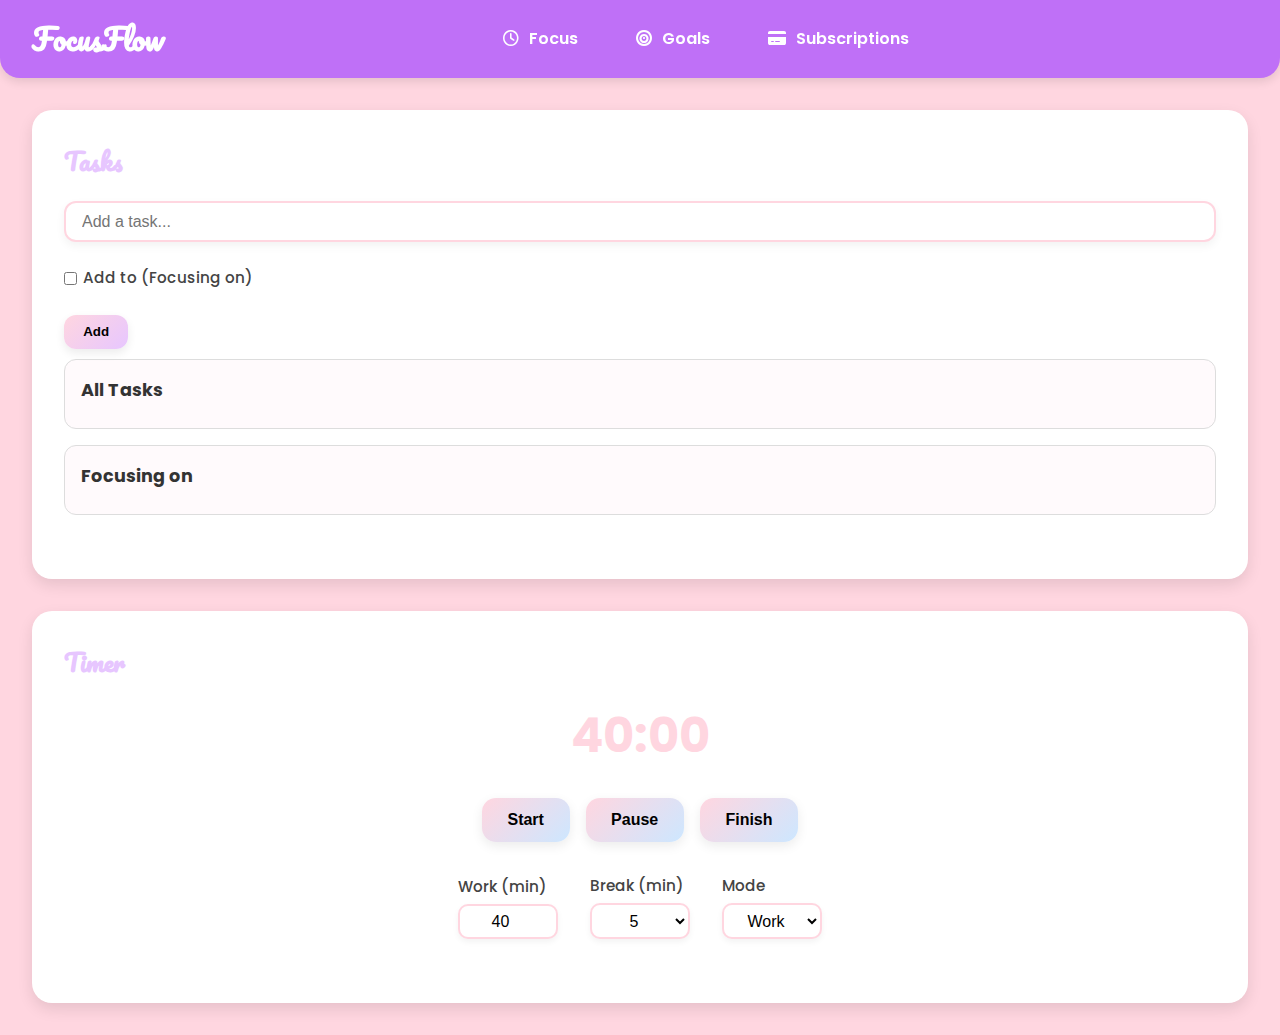
<file: index.html>
<!DOCTYPE html>
<html lang="en">
<head>
  <meta charset="UTF-8">
  <meta name="viewport" content="width=device-width, initial-scale=1.0">
  <title>FocusFlow</title>
  <link rel="icon" type="image/png" sizes="32x32" href="R.png">
  <link rel="stylesheet" href="./style.css" />
  <link rel="stylesheet" href="https://cdnjs.cloudflare.com/ajax/libs/font-awesome/6.5.0/css/all.min.css"/>
  
</head>
<body>
<audio id="beep" src="sounds/ding.mp3" preload="auto"></audio>

  <header class="container">
    <h1>FocusFlow</h1>
    <nav>
  <a href="index.html"><i class="fa-regular fa-clock"></i> Focus </a>
  <a href="goals.html"><i class="fa-solid fa-bullseye"></i> Goals</a>
  <a href="tracker.html"><i class="fa fa-credit-card"></i> Subscriptions</a>
</nav>

  </header>

  <main class="container grid">
    <!-- Tasks -->
    <section id="tasks">
      <h2>Tasks</h2>

      <form id="task-form" autocomplete="off">
        <input id="task-input" type="text" placeholder="Add a task..." />
        <label class="today-inline">
          <input id="task-today" type="checkbox" />
          Add to (Focusing on)
        </label>
        <button type="submit">Add</button>
      </form>

      <div class="lists">
        <div class="list-block">
          <h3>All Tasks</h3>
          <ul id="all-list"></ul>
        </div>

        <div class="list-block">
          <h3>Focusing on</h3>
          <ul id="today-list"></ul>
        </div>
      </div>
    </section>
    

    <!-- Timer -->
    <section id="timer">
      <h2>Timer</h2>

      <div id="clock">40:00</div>

      <div class="controls">
        <button id="start">Start</button>
        <button id="pause">Pause</button>
        <button id="finish">Finish</button>
      </div>

      <div class="settings">
        <label>Work (min)
          <input id="work-min" type="number" min="1" value="40" />
        </label>
        <label>Break (min)
          <select id="break-min">
            <option value="5">5</option>
            <option value="15">15</option>
          </select>
        </label>
        <label>Mode
          <select id="mode">
            <option value="work">Work</option>
            <option value="break">Break</option>
          </select>
        </label>
      </div>

      <audio id="beep" src="" preload="auto"></audio>
    </section>
  </main>


  

  <script src="./app.js"></script>
</body>
</html>
</file>
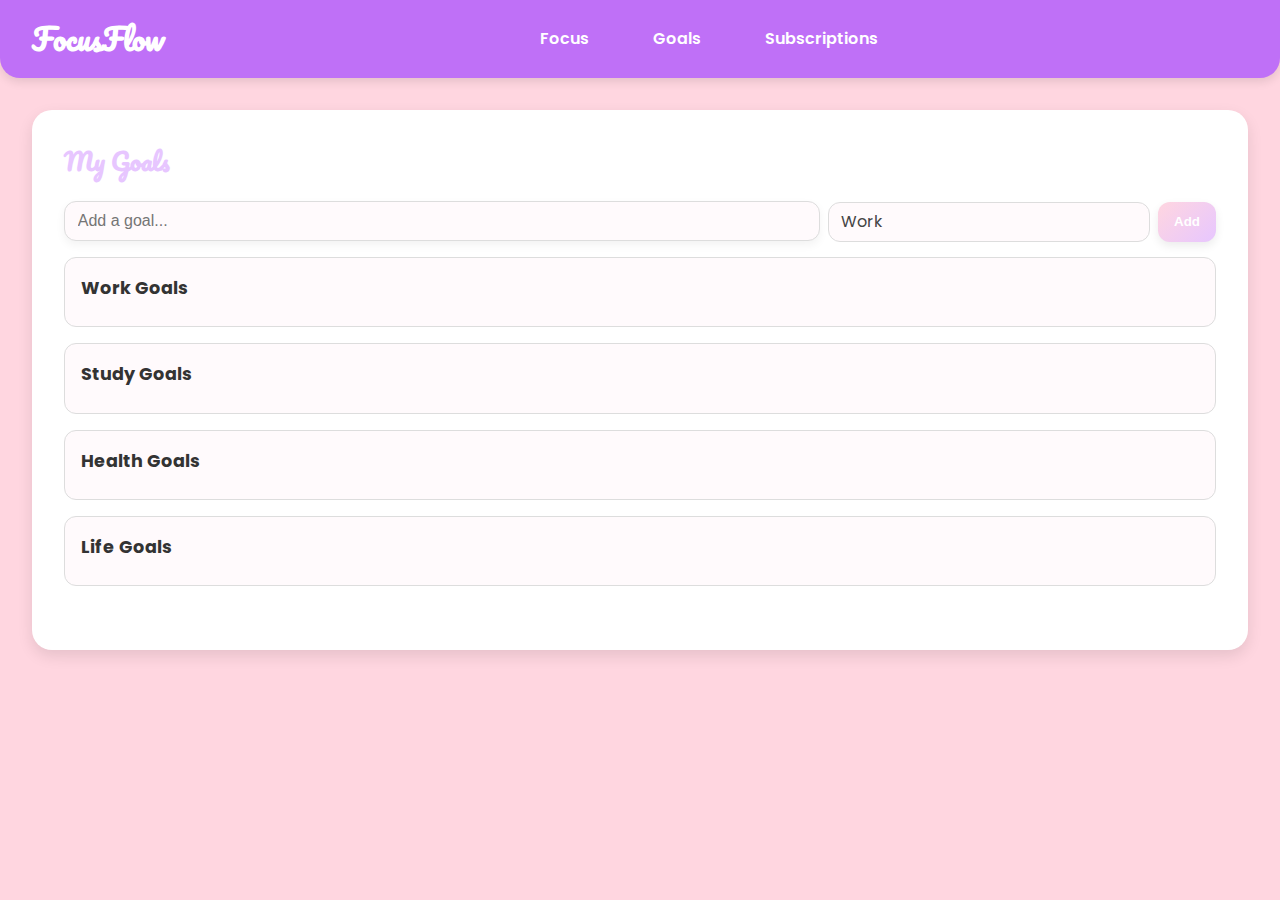
<file: goals.html>
<!DOCTYPE html>
<html lang="en">
<head>
  <meta charset="UTF-8" />
  <title>FocusFlow - Goals</title>
  <link rel="stylesheet" href="./style.css" />
</head>
<body>
  <header class="container">
    <h1>FocusFlow</h1>
     <nav>
  <a href="index.html"><i class="fa-regular fa-clock"></i> Focus </a>
  <a href="goals.html"><i class="fa-solid fa-bullseye"></i> Goals</a>
  <a href="tracker.html"><i class="fa fa-credit-card"></i> Subscriptions</a>
</nav>
  </header>

  <main class="container">
    <section id="goals">
      <h2>My Goals</h2>


<form id="goal-form" autocomplete="off" style="display:flex; gap:0.5rem; align-items:center;">
    <input id="goal-input" type="text" placeholder="Add a goal..." />
        <div class="custom-select">
            <div class="selected">Work</div>
            <div class="options">
            <div data-value="work">Work</div>
            <div data-value="study">Study</div>
            <div data-value="health">Health</div>
            <div data-value="life">Life</div>
            </div>
        </div>
    <button type="submit" id="goalbtn">Add</button>
</form>


        <select id="goal-category" hidden>
          <option value="work">Work</option>
          <option value="study">Study</option>
          <option value="health">Health</option>
          <option value="life">Life</option>
        </select>
        
      

      <div class="goal-lists">
        <div class="list-block">
          <h3>Work Goals</h3>
          <ul id="work-list"></ul>
        </div>

        <div class="list-block">
          <h3>Study Goals</h3>
          <ul id="study-list"></ul>
        </div>

        <div class="list-block">
          <h3>Health Goals</h3>
          <ul id="health-list"></ul>
        </div>

        <div class="list-block">
          <h3>Life Goals</h3>
          <ul id="life-list"></ul>
        </div>
      </div>
    </section>
  </main>

  <script src="./goals.js"></script>
</body>
</html>
</file>
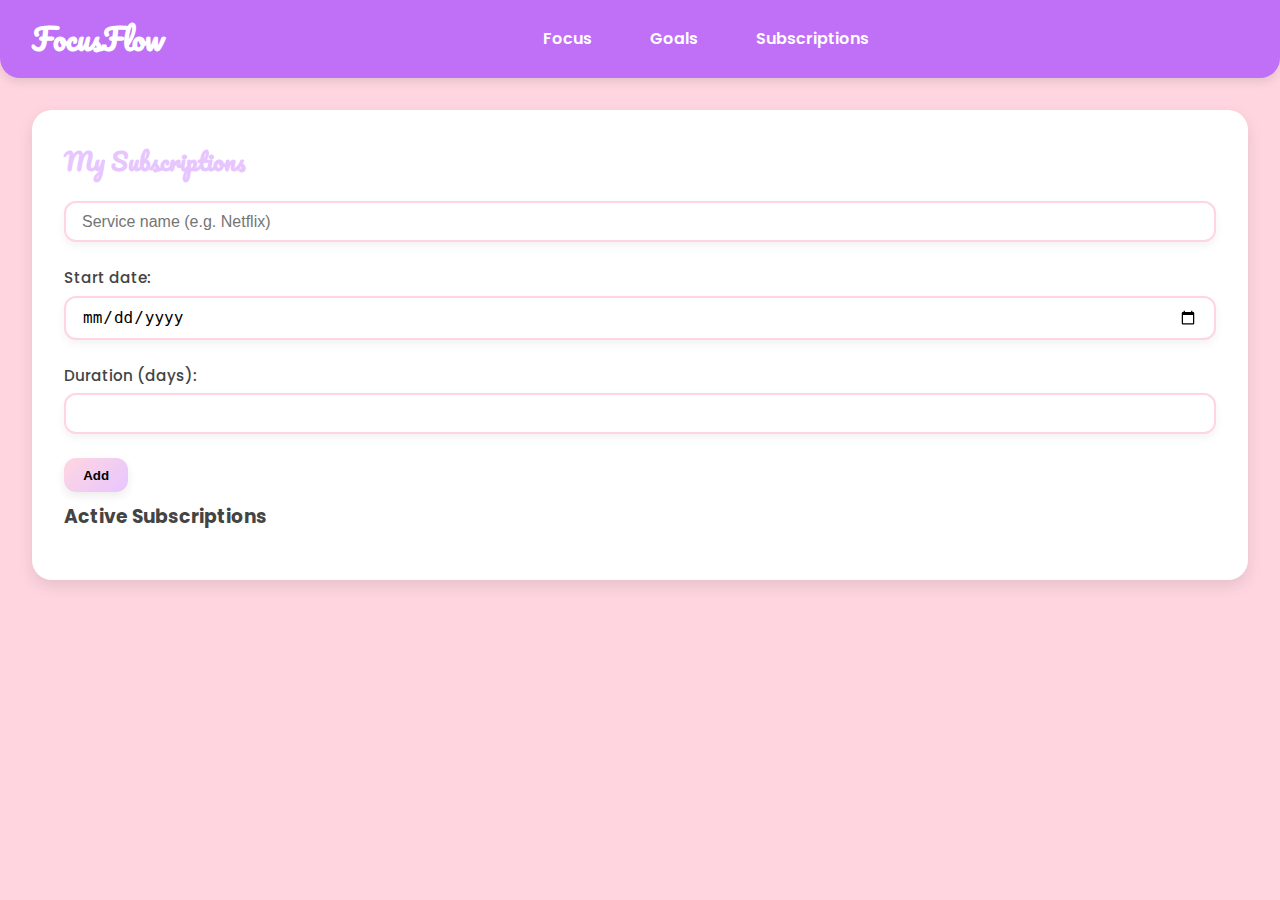
<file: tracker.html>
<!DOCTYPE html>
<html lang="en">
<head>
  <meta charset="UTF-8" />
  <title>FocusFlow - Subscriptions</title>
  <link rel="stylesheet" href="./style.css" />
</head>
<body>
  <header class="container">
    <h1>FocusFlow</h1>
    <nav>
      <a href="index.html">Focus</a>
      <a href="goals.html">Goals</a>
      <a href="tracker.html">Subscriptions</a>
    </nav>
  </header>

  <main class="container">
    <section id="subscriptions">
      <h2>My Subscriptions</h2>

      <form id="sub-form" autocomplete="off">
        <input id="sub-name" type="text" placeholder="Service name (e.g. Netflix)" />
        <label>Start date:
          <input id="sub-start" type="date" required />
        </label>
        <label>Duration (days):
          <input id="sub-days" type="number" min="1" required />
        </label>
        <button type="submit">Add</button>
      </form>

      <div class="sub-list">
        <h3>Active Subscriptions</h3>
        <ul id="sub-list"></ul>
      </div>
    </section>
  </main>

  <script src="./tracker.js"></script>
</body>
</html>
</file>
<file: style.css>
/* Fonts */
@import url('https://fonts.googleapis.com/css2?family=Pacifico&family=Poppins:wght@300;400;600&display=swap');

:root {
  --pink: #FFD6E0;
  --purple: #E7C6FF;
  --blue: #CDE7FF;
  --mint: #D6F5E7;
  --text: #444;
  --white: #fff;
}

/* Reset */
* {
  margin: 0;
  padding: 0;
  box-sizing: border-box;
}

body {
  font-family: 'Poppins', sans-serif;
  background: var(--pink) url("https://www.transparenttextures.com/patterns/tiny-hearts.png") repeat;
  background-size: 150px 150px;
  color: var(--text);
  line-height: 1.6;
}

/* Header + Nav */
header {
  display: flex;
  justify-content: space-between;
  align-items: center;
  /*background: var(--purple);*/
  background: #bf70f7;
  padding: 1rem 2rem;
  border-radius: 0 0 20px 20px;
  box-shadow: 0 4px 10px rgba(0,0,0,0.1);
  position: sticky;
  top: 0;
  z-index: 100;
}

header h1 {
  font-family: 'Pacifico', cursive;
  font-size: 1.8rem;
  color: #fff;
}

/* Center nav links and hover background */
nav {
  display: flex;
  justify-content: center;
  gap: 2rem;
  flex: 1; /* take remaining space for perfect centering */
}

nav a {
  text-decoration: none;
  color: #ffffff;
  font-weight: 600;
  padding: 0.4rem 0.8rem;
  border-radius: 12px;
  
  transition: background 0.3s, transform 0.2s;
}

nav a:hover {
  background: rgba(9, 9, 9, 0.2); /* hover background only */
  transform: scale(1.05);
   border-radius: 20px;
   animation: bounce 0.7s ease;
}

nav a i {
  margin-right: 0.4rem;
  color: #ffffff;
  transition: transform 0.2s;
}

nav a:hover i {
  transform: scale(1.2);
  
  animation: bounce 0.7s ease;

}
@keyframes bounce {
  0%, 100% { transform: translateY(0); }
  50% { transform: translateY(-3px); }
}

/* Sections */
main {
  display: grid;
  gap: 2rem;
  padding: 2rem;
}

section {
  background: var(--white);
  border-radius: 20px;
  padding: 2rem 2rem 3rem 2rem; /* extra bottom padding for buttons */
  box-shadow: 0 6px 15px rgba(0,0,0,0.1);
  animation: fadeUp 0.6s ease both;
}

section h2 {
  font-family: 'Pacifico', cursive;
  color: var(--purple);
  margin-bottom: 1rem;
  font-size: 1.5rem;
}

/* Lists */
ul {
  list-style: none;
  padding: 0;
}

li {
  background: var(--blue);
  margin: 0.5rem 0;
  padding: 0.6rem 1rem;
  border-radius: 12px;
  display: flex;
  justify-content: space-between;
  align-items: center;
}

li.done {
  text-decoration: line-through;
  opacity: 0.6;
}

/* Buttons */
button {
  background: var(--mint);
  border: none;
  padding: 0.5rem 1rem;
  border-radius: 12px;
  cursor: pointer;
  font-weight: 600;
  transition: transform 0.2s, background 0.3s;
}

button:hover {
  background: var(--blue);
  transform: translateY(-2px) scale(1.05);
}

/* Timer clock */
#clock {
  font-size: 3rem;
  font-weight: bold;
  color: var(--pink);
  text-align: center;
  margin: 1rem 0;
  animation: pulse 1.5s infinite;
}

/* Animations */
@keyframes fadeUp {
  from { opacity: 0; transform: translateY(30px); }
  to { opacity: 1; transform: translateY(0); }
}

@keyframes pulse {
  0%, 100% { transform: scale(1); }
  50% { transform: scale(1.05); }
}

/* --------------------
   Forms & Inputs
-------------------- */
input[type="text"],
input[type="number"],
input[type="date"],
select {
  width: 100%;
  padding: 0.6rem 1rem;
  margin-top: 0.3rem;
  margin-bottom: 1rem;
  border: 2px solid #ffd6e0; /* pastel border */
  border-radius: 12px;
  font-size: 1rem;
  outline: none;
  box-shadow: 0 4px 10px rgba(0,0,0,0.05);
  transition: all 0.2s ease;
  background: #fff;
}

input[type="text"]:focus,
input[type="number"]:focus,
input[type="date"]:focus,
select:focus {
  border-color: #c3aed6;
  box-shadow: 0 4px 12px rgba(195, 174, 214, 0.4);
}

/* Form labels */
label {
  display: block;
  font-weight: 500;
  margin-top: 0.5rem;
  color: var(--text);
  font-size: 0.95rem;
}

/* Inline label for Today checkbox */
.today-inline {
  display: flex;
  align-items: center;
  gap: 0.4rem;
  margin-bottom: 1rem;
}

/* Form buttons */
form button {
  background: linear-gradient(135deg, #ffd6e0, #e7c6ff);
  border: none;
  padding: 0.6rem 1.2rem;
  border-radius: 12px;
  font-weight: 600;
  cursor: pointer;
  margin-top: 0.5rem;
  margin-bottom: 10px;
  transition: all 0.2s ease;
  box-shadow: 0 4px 10px rgba(0,0,0,0.08);
  user-select: none;
}

form button:hover {
  transform: translateY(-2px) scale(1.05);
  box-shadow: 0 6px 14px rgba(0,0,0,0.12);
}

/* --------------------
   Timer Settings Inline + Center
-------------------- */
.settings {
  display: flex;
  justify-content: center; /* center the row */
  align-items: flex-end; /* align inputs nicely */
  gap: 2rem; /* space between Work / Break / Mode */
  flex-wrap: wrap; /* wrap on smaller screens */
  margin-top: 1rem;
}

.settings label {
  display: flex;
  flex-direction: column; /* label above input */
  margin-top: 0;
}

/* Timer settings inputs */
.settings input,
.settings select {
  width: 100px;
  padding: 0.4rem 0.6rem;
  border-radius: 10px;
  border: 2px solid #ffd6e0;
  box-shadow: 0 3px 6px rgba(0,0,0,0.05);
  text-align: center;
  font-size: 1rem;
  background: #fff;
}

.settings input:focus,
.settings select:focus {
  border-color: #c3aed6;
  box-shadow: 0 4px 10px rgba(195, 174, 214, 0.4);
}

/* --------------------
   Timer Buttons
-------------------- */
.controls {
  display: flex;
  justify-content: center;
  gap: 1rem;
  margin: 1.5rem 0 2rem 0; /* add spacing below buttons */
}

.controls button {
  background: linear-gradient(135deg, #ffd6e0, #cde7ff);
  border: none;
  padding: 0.8rem 1.6rem;
  font-size: 1rem;
  border-radius: 14px;
  font-weight: 600;
  cursor: pointer;
  box-shadow: 0 4px 12px rgba(0,0,0,0.08);
  transition: all 0.2s ease;
}

.controls button:hover {
  transform: translateY(-2px) scale(1.05);
  box-shadow: 0 6px 14px rgba(0,0,0,0.12);
}

/* --------------------
   Form & Timer Cards Padding
-------------------- */
section form,
section .settings {
  margin-top: 1rem;
}


/* Cute checkbox wrapper */
.cute-checkbox {
  display: flex;
  align-items: center;
  gap: 0.8rem;
  cursor: pointer;
  font-weight: 500;
  font-size: 1rem;
  margin-bottom: 0.6rem;
  padding: 0.3rem 0.5rem;
  border-radius: 10px;
  transition: all 0.2s ease;
}

.cute-checkbox:hover {
  background: rgba(255, 214, 224, 0.3);
}

/* Bigger, rounded checkbox */
.cute-checkbox-input {
  width: 28px;
  height: 28px;
  cursor: pointer;
  accent-color: var(--pink); /* cute pastel checkmark */
  border-radius: 50%; /* fully rounded */
  border: none; /* remove default black border */
  background-color: #fff; /* optional: white background inside */
  box-shadow: 0 2px 6px rgba(0,0,0,0.05); /* soft shadow for 3D effect */
  transition: all 0.2s ease;
}

.cute-checkbox-input:checked {
  background-color: var(--pink); /* pastel fill when checked */
}
.cute-checkbox {
  display: flex;
  align-items: center;
  gap: 0.8rem;
  cursor: pointer;
  font-weight: 500;
  font-size: 1rem;
}

.cute-checkbox input[type="checkbox"] {
  display: none;
}

.cute-checkbox .checkmark {
  width: 28px;
  height: 28px;
  border-radius: 50%;
  background: #fff;
  border: 2px solid var(--pink);
  display: inline-block;
  position: relative;
  transition: all 0.2s ease;
  box-shadow: 0 2px 6px rgba(0,0,0,0.05);
}

.cute-checkbox input[type="checkbox"]:checked + .checkmark {
  background: var(--pink);
  border-color: var(--pink);
}

.cute-checkbox .checkmark::after {
  content: '';
  position: absolute;
  left: 8px;
  top: 4px;
  width: 6px;
  height: 12px;
  border: solid white;
  border-width: 0 2px 2px 0;
  transform: rotate(45deg);
  opacity: 0;
}

.cute-checkbox input[type="checkbox"]:checked + .checkmark::after {
  opacity: 1;
}

/* collapsed goals*/

.list-block {
  border: 1px solid #ddd;
  border-radius: 12px;
  padding: 0.5rem 1rem;
  margin-bottom: 1rem;
  background: #fffafc;
  transition: all 0.3s ease;
}

.list-block h3 {
  margin: 0;
  padding: 0.5rem 0;
  font-size: 1.1rem;
  color: #333;
  user-select: none;
}

.list-block ul {
  margin-top: 0.5rem;
  padding-left: 1rem;
  list-style: none;
}



/* Form styling */
#goal-form {
  display: flex;
  gap: 0.5rem;
  flex-wrap: wrap;
  align-items: center;
}

/* Input field */
#goal-input {
  flex: 1;
  padding: 0.5rem 0.8rem;
  border-radius: 12px;
  border: 1px solid #ddd;
  outline: none;
  font-size: 1rem;
  background-color: #fffafc;
  transition: border 0.2s ease;
}

#goal-input:focus {
  border-color: #ffb6c1;
  box-shadow: 0 0 5px rgba(255,182,193,0.4);
}

/* Cute dropdown */
#goal-category {
  padding: 0.5rem 0.8rem;
  border-radius: 12px;
  border: 1px solid #ddd;
  outline: none;
  background-color: #fffafc;
  font-size: 1rem;
  appearance: none; /* remove default arrow */
 
  background-repeat: no-repeat;
  background-position: right 0.8rem center;
  background-size: 10px 6px;
  cursor: pointer;
  transition: border 0.2s ease;
}

#goal-category:focus {
  border-color: #ffb6c1;
  box-shadow: 0 0 5px rgba(255,182,193,0.4);
}

/* Submit button */
#goal-form button {
  padding: 0.5rem 1rem;
  border-radius: 12px;
  border: none;
  background-color: #ffb6c1;
  color: #fff;
  font-weight: 600;
  cursor: pointer;
  transition: background 0.2s ease;
}

#goal-form button:hover {
  background-color: #ff99aa;
}


.custom-select {
  position: relative;
  width: 150px;
  cursor: pointer;
  user-select: none;
}

.custom-select .selected {
  padding: 0.5rem 0.8rem;
  border-radius: 12px;
  background-color: #fffafc;
  border: 1px solid #ddd;
}

.custom-select .options {
  display: none;
  position: absolute;
  top: 100%;
  left: 0;
  right: 0;
  background-color: #fff0f5; /* ✅ This is the menu background you want */
  border-radius: 12px;
  margin-top: 4px;
  box-shadow: 0 4px 8px rgba(0,0,0,0.1);
  z-index: 100;
}

.custom-select .options div {
  padding: 0.5rem 0.8rem;
  transition: background 0.2s ease;
}

.custom-select .options div:hover {
  background-color: #ffd6e0;
}



/*************
new dropdown*/

/* Flex container for the form */
#goal-form {
  display: flex;
  gap: 0.5rem;
  align-items: center; /* vertically aligns input and dropdown */
}

/* Input box for the goal text */
#goal-input {
  padding: 0.5rem 0.8rem;
  border-radius: 12px;
  border: 1px solid #ddd;
  height: 40px;       /* same height as dropdown */
  width: 55%;         /* slightly smaller to give more room */
  box-sizing: border-box;
  vertical-align: middle; /* ensure text aligns with dropdown */
}

/* Custom dropdown wrapper */
.custom-select {
  position: relative;
  width: 28%;         /* slightly smaller width */
  display: inline-block;
  vertical-align: middle; /* aligns perfectly with input box */
  padding-bottom: 10px;
}

#goalbtn{
    padding-bottom: 10px;
    position: relative;
    height: 40px;      /* slightly smaller width */
    display: inline-block;
    vertical-align: middle; /* aligns perfectly with input box */
    padding-bottom: 10px;
    margin-top: 0%;
}

/* Dropdown selected value */
.custom-select .selected {
  padding: 0.5rem 0.8rem;
  border-radius: 12px;
  background-color: #fffafc;
  border: 1px solid #ddd;
  height: 40px;       /* match input height */
  line-height: 1.2;
  box-sizing: border-box;
  display: flex;
  align-items: center; /* vertically centers text */
}

/* Options container */
.custom-select .options {
  display: none;
  position: absolute;
  top: 100%;
  left: 0;
  right: 0;
  background-color: #fff0f5;
  border-radius: 12px;
  margin-top: 4px;
  box-shadow: 0 4px 8px rgba(0,0,0,0.1);
  z-index: 100;
}

/* Options inside dropdown */
.custom-select .options div {
  padding: 0.5rem 0.8rem;
  cursor: pointer;
  transition: background 0.2s ease;
}

.custom-select .options div:hover {
  background-color: #ffd6e0;
}
</file>
